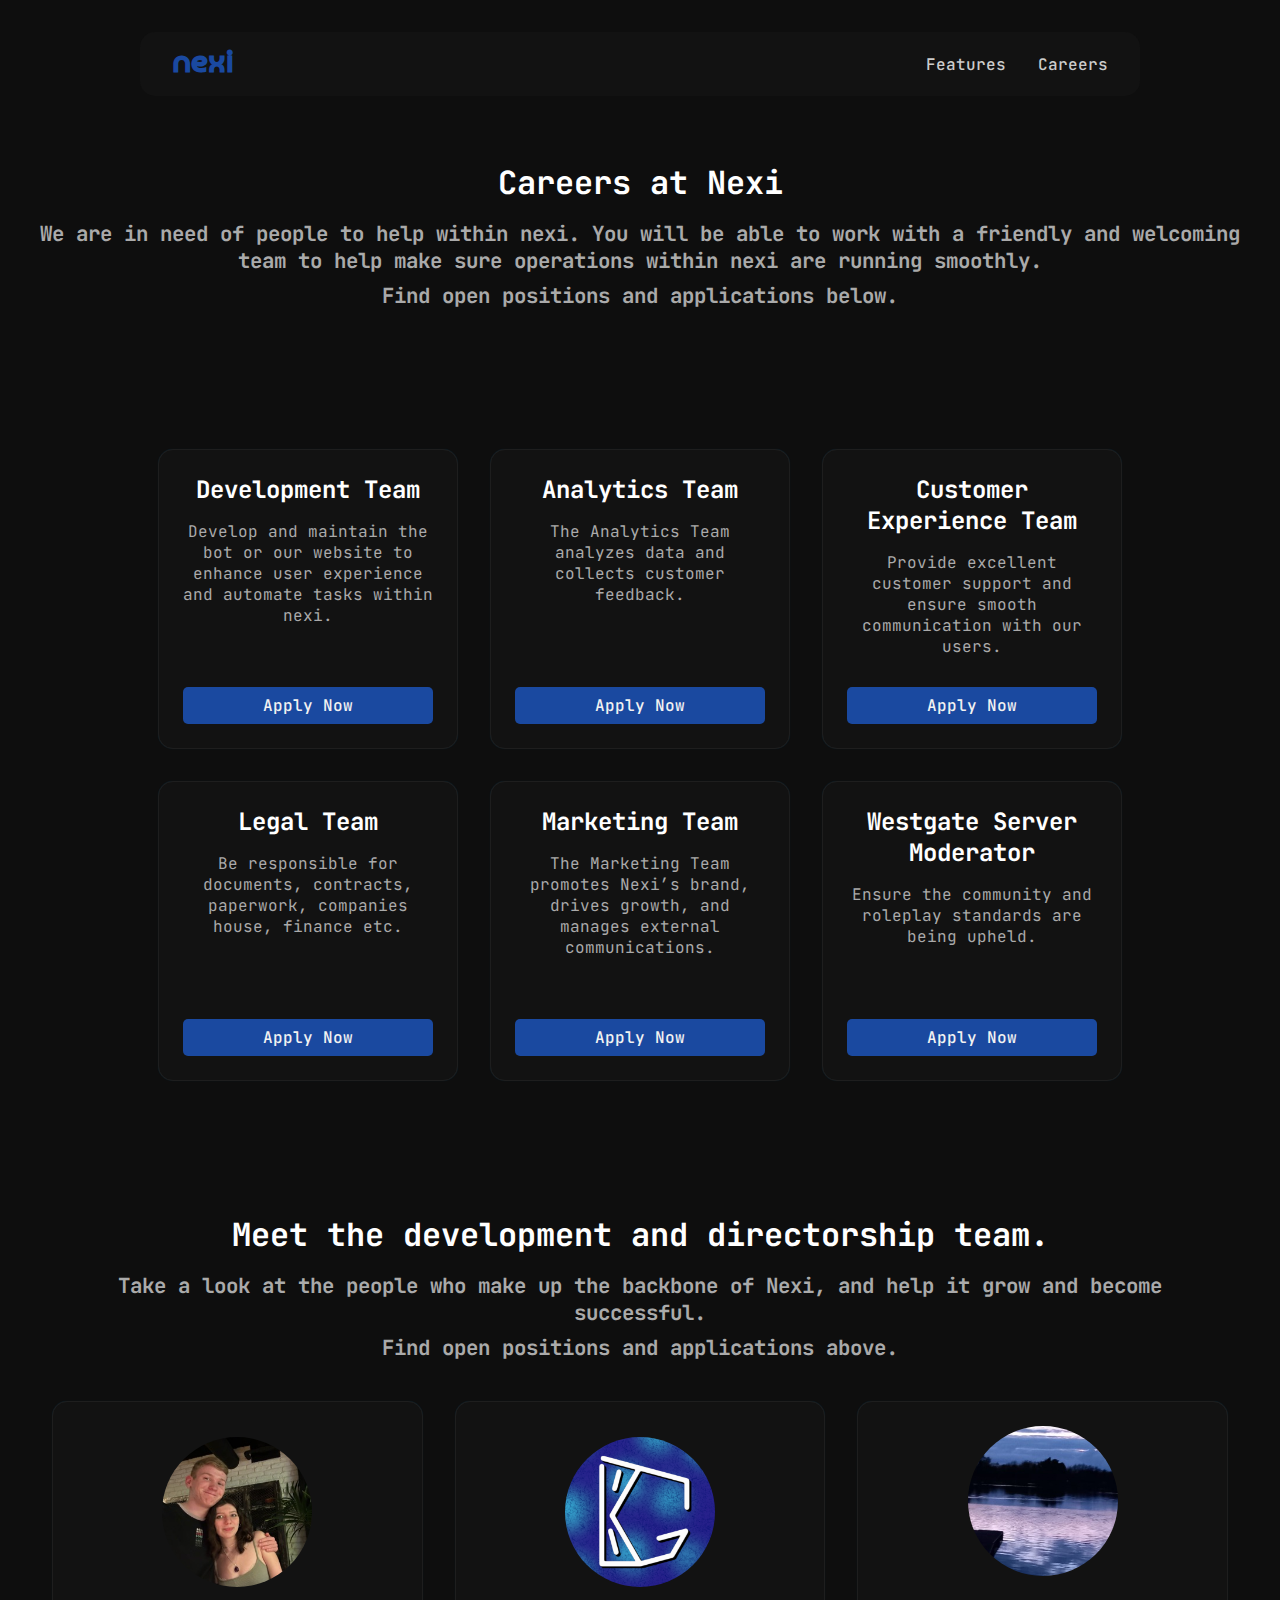
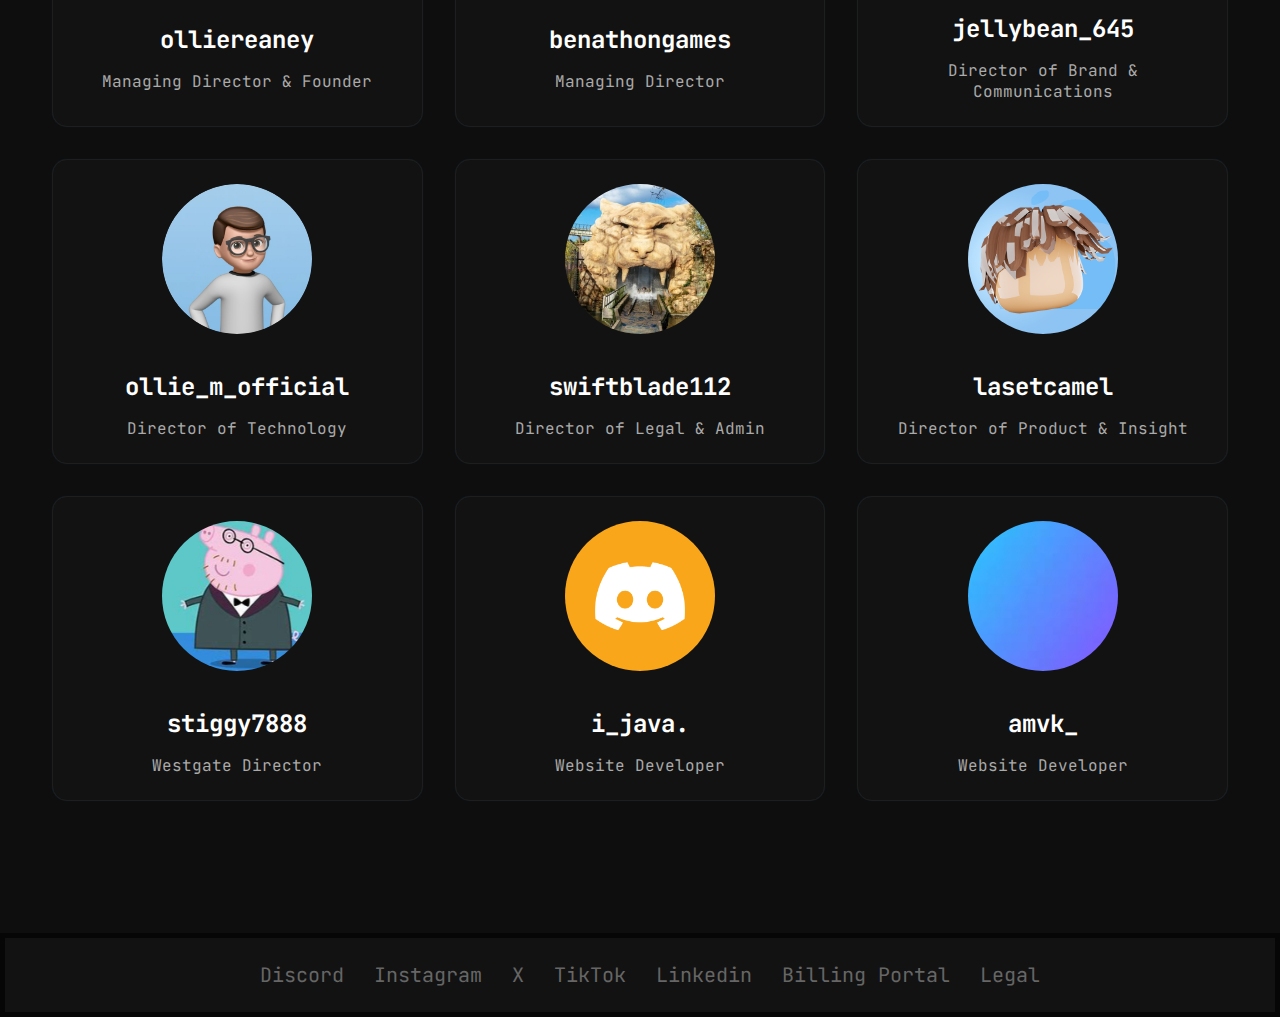
<file: careers/index.html>
<!DOCTYPE html>
<html lang="en">
<head>
    <meta charset="UTF-8" />
    <meta name="viewport" content="width=device-width, initial-scale=1.0"/>
    <title>nexi</title>

    <link rel="icon" type="image/x-icon" href="/favicon.png">

    <link rel="preconnect" href="https://fonts.googleapis.com">
    <link rel="preconnect" href="https://fonts.gstatic.com" crossorigin>
    <link href="https://fonts.googleapis.com/css2?family=JetBrains+Mono:wght@400;600&display=swap" rel="stylesheet">

    <script src="/navscroll.js" defer></script>
    <script src="/script.js" defer></script>
    <link rel="stylesheet" href="/style.css" />
</head>
<body>
    <div class="page-container">

        <nav class="navbar">
        <div class="brand"><a href="/">nexi</a></div>
        <div class="nav-links">
          <a href="/features/">Features</a>
          <a href="/careers/">Careers</a>
        </div>
      </nav>

        <main class="content">
            <section id="careers" class="features-section">
                <h2>Careers at Nexi</h2>
                <h3>We are in need of people to help within nexi. You will be able to work with a friendly and welcoming team to help make sure operations within nexi are running smoothly.</h3>
                <h3>Find open positions and applications below.</h3>
            </section>

             <!-- Form applications need to be put in the href="" section of the a tag in each div class="job-card" -->

            <section class="job-listings">
                <div class="job-card">
                    <h3>Development Team</h3>
                    <p>Develop and maintain the bot or our website to enhance user experience and automate tasks within nexi.</p>
                    <a href="https://forms.gle/ey8UYtAmPK7vPykT9" class="apply-link">Apply Now</a>
                </div>
                <div class="job-card">
                    <h3>Analytics Team</h3>
                    <p>The Analytics Team analyzes data and collects customer feedback.</p>
                    <a href="https://forms.gle/r55SKuJzs1GfycgW7" class="apply-link">Apply Now</a>
                </div>
                <div class="job-card">
                    <h3>Customer Experience Team</h3>
                    <p>Provide excellent customer support and ensure smooth communication with our users.</p>
                    <a href="https://forms.gle/hmqVXh2YeCSUF3nf9" class="apply-link">Apply Now</a>
                </div>
                <div class="job-card">
                    <h3>Legal Team</h3>
                    <p>Be responsible for documents, contracts, paperwork, companies house, finance etc.</p>
                    <a href="https://forms.gle/v4F3J52FHA7t5AzN8" class="apply-link">Apply Now</a>
                </div>
                <div class="job-card">
                    <h3>Marketing Team</h3>
                    <p>The Marketing Team promotes Nexi’s brand, drives growth, and manages external communications.</p>
                    <a href="https://forms.gle/fhiNu9qSDRjJ5YL77" class="apply-link">Apply Now</a>
                </div>
                <div class="job-card">
                    <h3>Westgate Server Moderator</h3>
                    <p>Ensure the community and roleplay standards are being upheld.</p>
                    <a href="https://forms.gle/ETKiaDk3gFYardCfA" class="apply-link">Apply Now</a>
                </div>

            <section id="mtt" class="features-section">
                <h2>Meet the development and directorship team.</h2>
                <h3>Take a look at the people who make up the backbone of Nexi, and help it grow and become successful.</h3>
                <h3>Find open positions and applications above.</h3>

                <div class="team-grid">
                    <div class="team-card">
                        <div class="team-photo"><img src="/icons/olliereaney.png" alt=""></div>
                        <h3>olliereaney</h3>
                        <p>Managing Director & Founder</p>
                    </div>
                    <div class="team-card">
                        <div class="team-photo"><img src="/icons/benathongames.png" alt=""></div>
                        <h3>benathongames</h3>
                        <p>Managing Director</p>
                    </div>
                    <div class="team-card">
                        <div class="team-photo"><img src="/icons/jellybean_645.png" alt=""></div>
                        <h3>jellybean_645</h3>
                        <p>Director of Brand & Communications</p>
                    </div>
                    <div class="team-card">
                        <div class="team-photo"><img src="/icons/ollie_m_official.png" alt=""></div>
                        <h3>ollie_m_official</h3>
                        <p>Director of Technology</p>
                    </div>
                    <div class="team-card">
                        <div class="team-photo"><img src="/icons/swiftblade112.png" alt=""></div>
                        <h3>swiftblade112</h3>
                        <p>Director of Legal & Admin</p>
                    </div>
                    <div class="team-card">
                        <div class="team-photo"><img src="/icons/lasetcamel.png" alt=""></div>
                        <h3>lasetcamel</h3>
                        <p>Director of Product & Insight</p>
                    </div>
                    <div class="team-card">
                        <div class="team-photo"><img src="/icons/stiggy.png" alt=""></div>
                        <h3>stiggy7888</h3>
                        <p>Westgate Director</p>
                    </div>
                    <div class="team-card">
                        <div class="team-photo"><img src="/icons/i_java..png" alt=""></div>
                        <h3>i_java.</h3>
                        <p>Website Developer</p>
                    </div>
                    <div class="team-card">
                        <div class="team-photo"><img src="/icons/amvk.png" alt=""></div>
                        <h3>amvk_</h3>
                        <p>Website Developer</p>
                    </div>
                </div>
            </section>
                


            </section>
        </main>

        <footer>
            <section class="footer-section">
                <ul class="flist">
                    <li><a href="https://discord.gg/nexibot">Discord</a></li>
                    <li><a href="https://www.instagram.com/nexibotuk">Instagram</a></li>
                    <li><a href="https://x.com/nexibotuk">X</a></li>
                    <li><a href="https://www.tiktok.com/@nexibotuk">TikTok</a></li>
                    <li><a href="https://www.linkedin.com/company/nexibot">Linkedin</a></li>
                    <li><a href="https://billing.stripe.com/p/login/14keYK0nd3sk2SA144">Billing Portal</a></li>
                    <li><a href="/legal/">Legal</a></li>
                </ul>
            </section>
        </footer>

    </div>
</body>
</html>
</file>
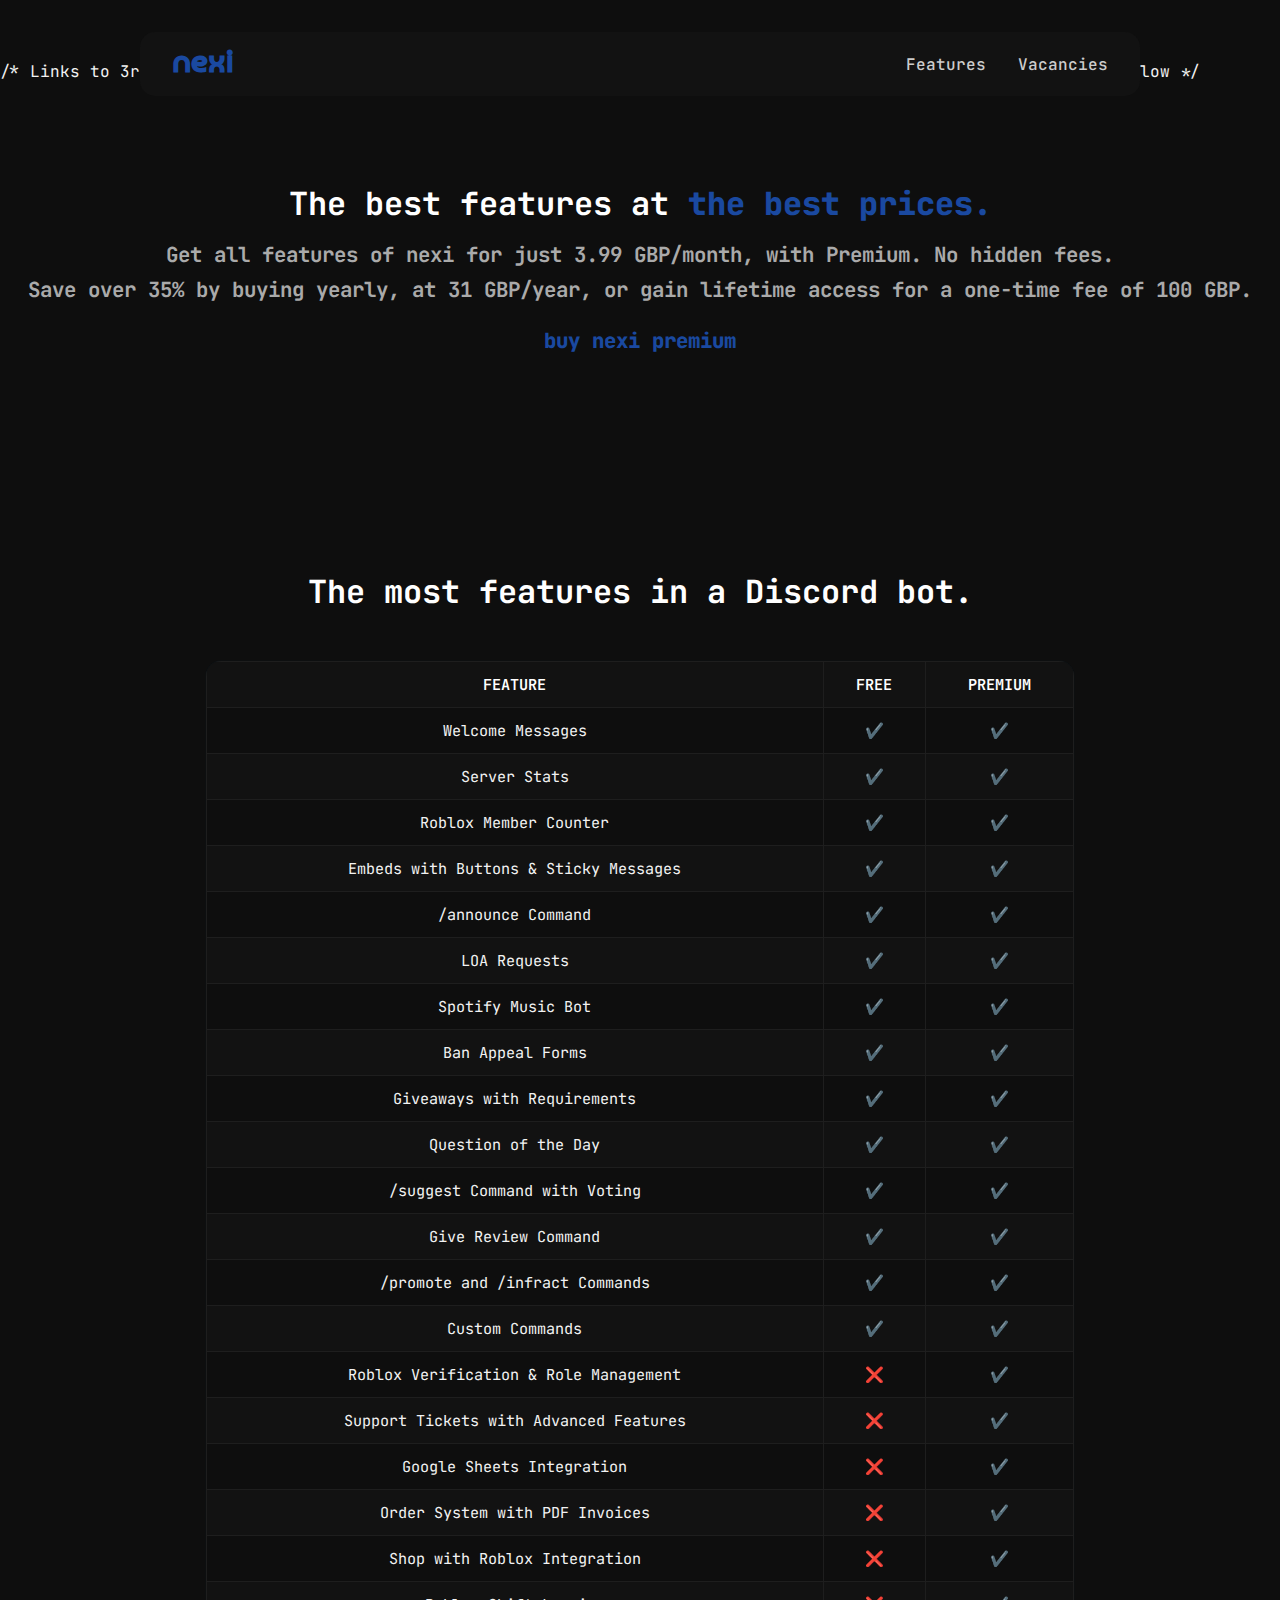
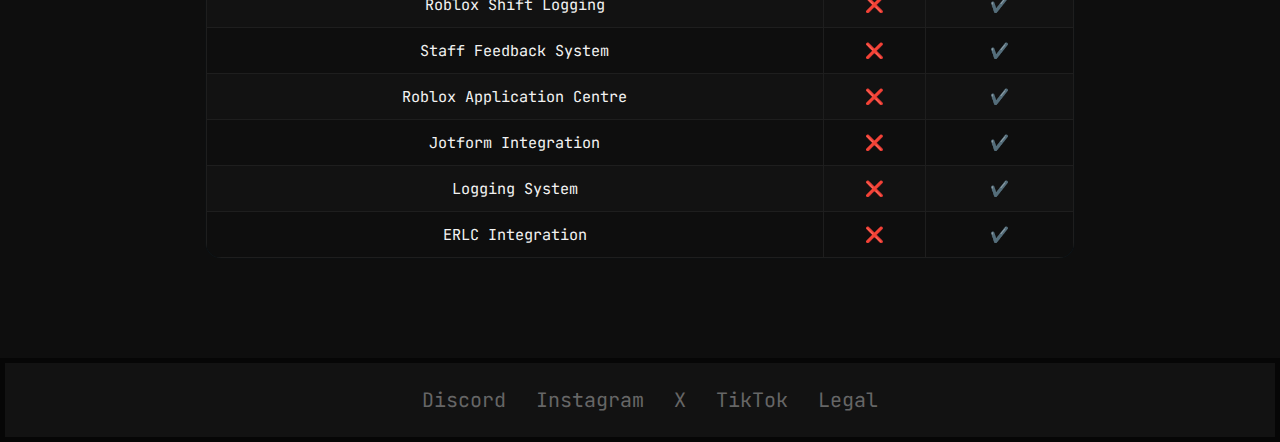
<file: features.html>
<!DOCTYPE html>
<html lang="en">
<head>
    <meta charset="UTF-8" />
    <meta name="viewport" content="width=device-width, initial-scale=1.0"/>
    <title>nexi</title>

    <link rel="preconnect" href="https://fonts.googleapis.com">
    <link rel="preconnect" href="https://fonts.gstatic.com" crossorigin>
    <link href="https://fonts.googleapis.com/css2?family=JetBrains+Mono:wght@400;600&display=swap" rel="stylesheet">

    <script src="script.js" defer></script>

    <link rel="stylesheet" href="style.css" />
</head>
<body>
    <div class="page-container">

        <nav class="navbar">
            <div class="brand"><a href="oliverreaney.github.io/">nexi</a></div>
            <div class="nav-links">
                <a href="features.html">Features</a>
                <a href="vacancies.html">Vacancies</a>
            </div>
        </nav>

        /* Links to 3rd party services ie Stripe should be put in the href="" section of the a tag found in the section below */

        <section id="premium" class="features-section">
            <h2>The best features at <strong>the best prices.</strong></h2>
            <h3>Get all features of nexi for just 3.99 GBP/month, with Premium. No hidden fees.</h3>
            <h3>Save over 35% by buying yearly, at 31 GBP/year, or gain lifetime access for a one-time fee of 100 GBP.</h3>
            <h3 style="padding-top: 1rem; padding-bottom: 1rem;"><strong><a href="">buy nexi premium</a></strong></h3>
        </section>

        <section id="features" class="features-section">
            <h2>The most features in a Discord bot.</h2>
            
            <table class="features-table">
                <thead>
                    <tr>
                        <th>Feature</th>
                        <th>Free</th>
                        <th>Premium</th>
                    </tr>
                </thead>
                <tbody>
                    <tr><td>Welcome Messages</td><td>✔️</td><td>✔️</td></tr>
                    <tr><td>Server Stats</td><td>✔️</td><td>✔️</td></tr>
                    <tr><td>Roblox Member Counter</td><td>✔️</td><td>✔️</td></tr>
                    <tr><td>Embeds with Buttons & Sticky Messages</td><td>✔️</td><td>✔️</td></tr>
                    <tr><td>/announce Command</td><td>✔️</td><td>✔️</td></tr>
                    <tr><td>LOA Requests</td><td>✔️</td><td>✔️</td></tr>
                    <tr><td>Spotify Music Bot</td><td>✔️</td><td>✔️</td></tr>
                    <tr><td>Ban Appeal Forms</td><td>✔️</td><td>✔️</td></tr>
                    <tr><td>Giveaways with Requirements</td><td>✔️</td><td>✔️</td></tr>
                    <tr><td>Question of the Day</td><td>✔️</td><td>✔️</td></tr>
                    <tr><td>/suggest Command with Voting</td><td>✔️</td><td>✔️</td></tr>
                    <tr><td>Give Review Command</td><td>✔️</td><td>✔️</td></tr>
                    <tr><td>/promote and /infract Commands</td><td>✔️</td><td>✔️</td></tr>
                    <tr><td>Custom Commands</td><td>✔️</td><td>✔️</td></tr>
                    <tr><td>Roblox Verification & Role Management</td><td>❌</td><td>✔️</td></tr>
                    <tr><td>Support Tickets with Advanced Features</td><td>❌</td><td>✔️</td></tr>
                    <tr><td>Google Sheets Integration</td><td>❌</td><td>✔️</td></tr>
                    <tr><td>Order System with PDF Invoices</td><td>❌</td><td>✔️</td></tr>
                    <tr><td>Shop with Roblox Integration</td><td>❌</td><td>✔️</td></tr>
                    <tr><td>Roblox Shift Logging</td><td>❌</td><td>✔️</td></tr>
                    <tr><td>Staff Feedback System</td><td>❌</td><td>✔️</td></tr>
                    <tr><td>Roblox Application Centre</td><td>❌</td><td>✔️</td></tr>
                    <tr><td>Jotform Integration</td><td>❌</td><td>✔️</td></tr>
                    <tr><td>Logging System</td><td>❌</td><td>✔️</td></tr>
                    <tr><td>ERLC Integration</td><td>❌</td><td>✔️</td></tr>
                </tbody>
            </table>
        </section>

        <footer>
            <section class="footer-section">
                <ul class="flist">
                    <li><a href="https://discord.gg/nexibot">Discord</a></li>
                    <li><a href="https://www.instagram.com/nexibotuk">Instagram</a></li>
                    <li><a href="https://x.com/nexibotuk">X</a></li>
                    <li><a href="https://www.tiktok.com/@nexibotuk">TikTok</a></li>
                    <li><a href="legal.html">Legal</a></li>
                </ul>
            </section>
        </footer>

    </div>

    <script>
        const navbar = document.querySelector('.navbar');
        let lastScrollTop = 0;

        window.addEventListener('scroll', () => {
            let scrollTop = window.scrollY || document.documentElement.scrollTop;
            navbar.style.top = scrollTop > lastScrollTop ? "-100px" : "0";
            lastScrollTop = scrollTop <= 0 ? 0 : scrollTop;
        });
    </script>
</body>
</html>
</file>
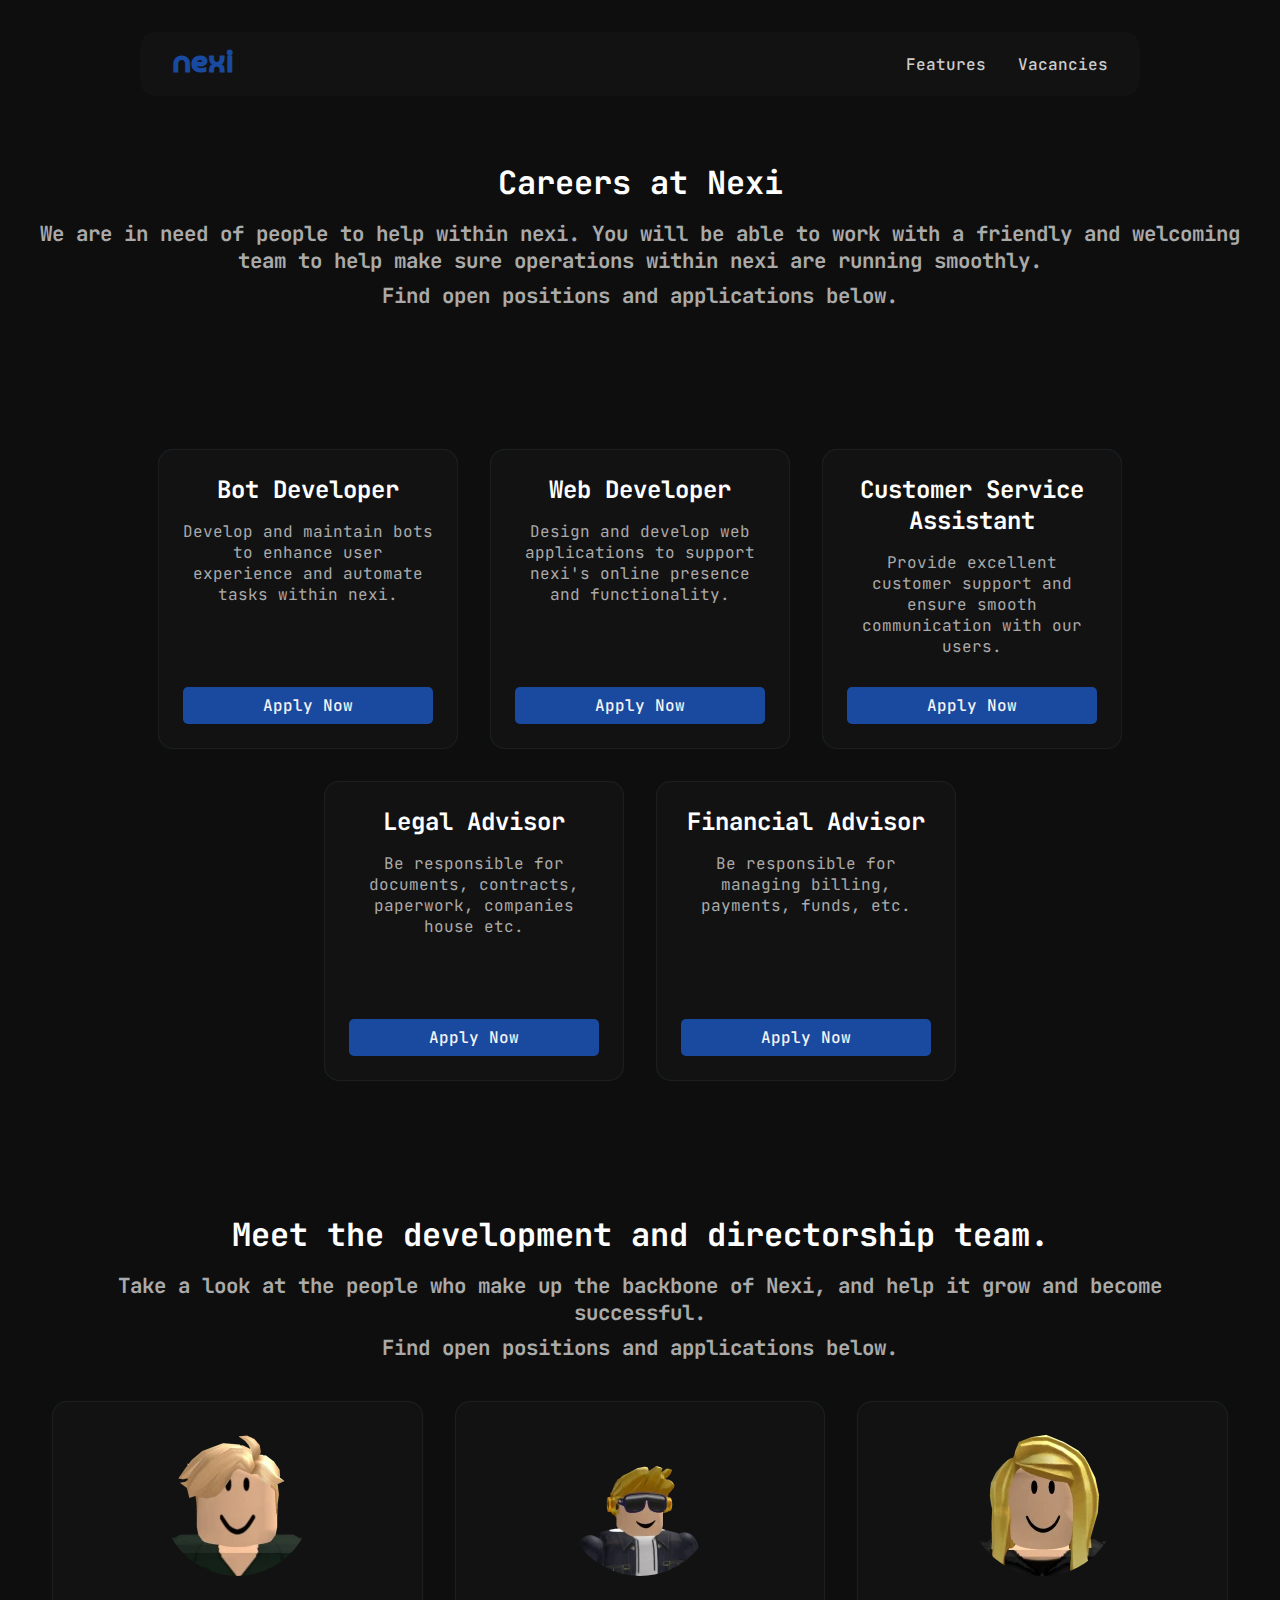
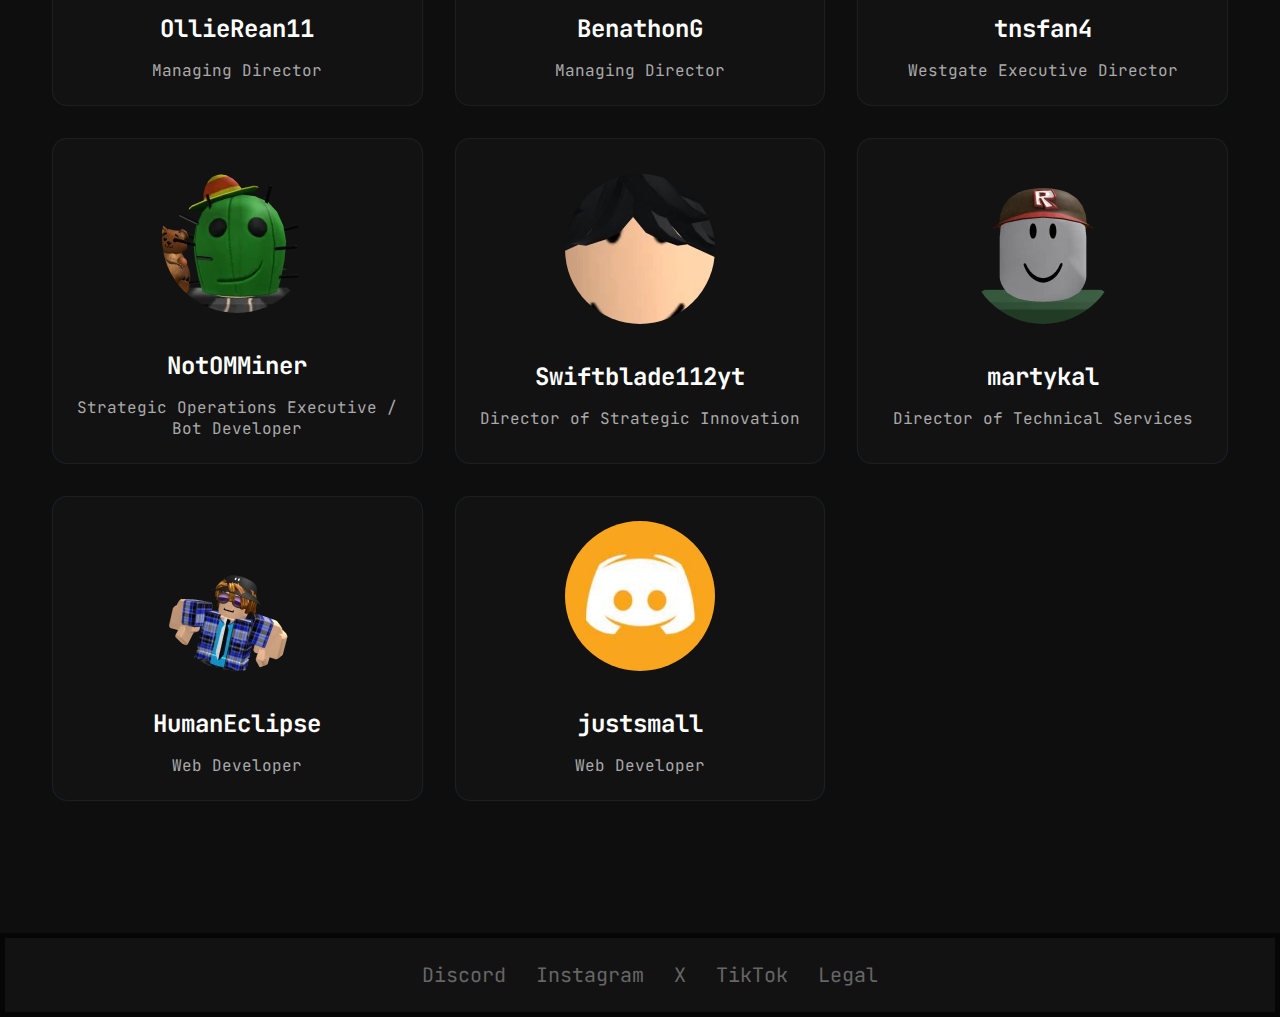
<file: vacancies.html>
<!DOCTYPE html>
<html lang="en">
<head>
    <meta charset="UTF-8" />
    <meta name="viewport" content="width=device-width, initial-scale=1.0"/>
    <title>nexi</title>

    <link rel="preconnect" href="https://fonts.googleapis.com">
    <link rel="preconnect" href="https://fonts.gstatic.com" crossorigin>
    <link href="https://fonts.googleapis.com/css2?family=JetBrains+Mono:wght@400;600&display=swap" rel="stylesheet">

    <script src="script.js" defer></script>
    <link rel="stylesheet" href="style.css">
</head>
<body>
    <div class="page-container">

        <nav class="navbar">
            <div class="brand"><a href="/">nexi</a></div>
            <div class="nav-links">
                <a href="features.html">Features</a>
                <a href="vacancies.html">Vacancies</a>
            </div>
        </nav>

        <main class="content">
            <section id="careers" class="features-section">
                <h2>Careers at Nexi</h2>
                <h3>We are in need of people to help within nexi. You will be able to work with a friendly and welcoming team to help make sure operations within nexi are running smoothly.</h3>
                <h3>Find open positions and applications below.</h3>
            </section>

             <!-- Form applications need to be put in the href="" section of the a tag in each div class="job-card" -->

            <section class="job-listings">
                <div class="job-card">
                    <h3>Bot Developer</h3>
                    <p>Develop and maintain bots to enhance user experience and automate tasks within nexi.</p>
                    <a href="" class="apply-link">Apply Now</a>
                </div>
                <div class="job-card">
                    <h3>Web Developer</h3>
                    <p>Design and develop web applications to support nexi's online presence and functionality.</p>
                    <a href="" class="apply-link">Apply Now</a>
                </div>
                <div class="job-card">
                    <h3>Customer Service Assistant</h3>
                    <p>Provide excellent customer support and ensure smooth communication with our users.</p>
                    <a href="" class="apply-link">Apply Now</a>
                </div>
                <div class="job-card">
                    <h3>Legal Advisor</h3>
                    <p>Be responsible for documents, contracts, paperwork, companies house etc.</p>
                    <a href="" class="apply-link">Apply Now</a>
                </div>
                <div class="job-card">
                    <h3>Financial Advisor</h3>
                    <p>Be responsible for managing billing, payments, funds, etc.</p>
                    <a href="" class="apply-link">Apply Now</a>
                </div>

            <section id="mtt" class="features-section">
                <h2>Meet the development and directorship team.</h2>
                <h3>Take a look at the people who make up the backbone of Nexi, and help it grow and become successful.</h3>
                <h3>Find open positions and applications below.</h3>

                <div class="team-grid">
                    <div class="team-card">
                        <div class="team-photo"><img src="icons/ollierean11.webp" alt=""></div>
                        <h3>OllieRean11</h3>
                        <p>Managing Director</p>
                    </div>
                    <div class="team-card">
                        <div class="team-photo"><img src="icons/benathong.webp" alt=""></div>
                        <h3>BenathonG</h3>
                        <p>Managing Director</p>
                    </div>
                    <div class="team-card">
                        <div class="team-photo"><img src="icons/tnsfan4.webp" alt=""></div>
                        <h3>tnsfan4</h3>
                        <p>Westgate Executive Director</p>
                    </div>
                    <div class="team-card">
                        <div class="team-photo"><img src="icons/notomminer.webp" alt=""></div>
                        <h3>NotOMMiner</h3>
                        <p>Strategic Operations Executive / Bot Developer</p>
                    </div>
                    <div class="team-card">
                        <div class="team-photo"><img src="icons/swiftblade112yt.webp" alt=""></div>
                        <h3>Swiftblade112yt</h3>
                        <p>Director of Strategic Innovation</p>
                    </div>
                    <div class="team-card">
                        <div class="team-photo"><img src="icons/martykal.webp" alt=""></div>
                        <h3>martykal</h3>
                        <p>Director of Technical Services</p>
                    </div>
                    <div class="team-card">
                        <div class="team-photo"><img src="icons/humaneclipse.webp" alt=""></div>
                        <h3>HumanEclipse</h3>
                        <p>Web Developer</p>
                    </div>
                    <div class="team-card">
                        <div class="team-photo"><img src="icons/justsmall.jpg" alt=""></div>
                        <h3>justsmall</h3>
                        <p>Web Developer</p>
                    </div>
                </div>
            </section>
                


            </section>
        </main>

        <footer>
            <section class="footer-section">
                <ul class="flist">
                    <li><a href="https://discord.gg/nexibot">Discord</a></li>
                    <li><a href="https://www.instagram.com/nexibotuk">Instagram</a></li>
                    <li><a href="https://x.com/nexibotuk">X</a></li>
                    <li><a href="https://www.tiktok.com/@nexibotuk">TikTok</a></li>
                    <li><a href="legal.html">Legal</a></li>
                </ul>
            </section>
        </footer>

    </div>

    <script>
        const navbar = document.querySelector('.navbar');
        let lastScrollTop = 0;

        window.addEventListener('scroll', () => {
            let scrollTop = window.scrollY || document.documentElement.scrollTop;
            navbar.style.top = scrollTop > lastScrollTop ? "-100px" : "0";
            lastScrollTop = scrollTop <= 0 ? 0 : scrollTop;
        });
    </script>
</body>
</html>
</file>
<file: style.css>
/* Feel free to edit anything here when needed, especially the variables below if you need to change colours */


/* Variables */
:root {
    --font-family: 'JetBrains Mono', monospace;
    --bg-color: #0e0e0e;
    --text-color: #f2f2f2;
    --primary-color: #1a49a0;
    --secondary-color: #ccc;
    --border-color: #1e1e1e;
    --shadow-color: rgba(0, 170, 255, 0.15);
    --navbar-bg: #121212;
    --heading-color: #ffffff;
    --subheading-color: #888888;
    --feature-text-color: #aaa;
    --scroll-indicator-color: #666;

    --red: #eb6363ff;
    --orange: #ebc063ff;
    --yellow: #ebeb63ff;
    --green: #63eb6eff;
    --cyan: #63ebe6ff;
    --purple: #9963ebff;
    --pink: #eb63c2ff;
}



@keyframes rainbow {
  0% {
    box-shadow: 0 0 1em 1px var(--red);
  }
  10% {
    box-shadow: 0 0 1em 1px var(--orange);
  }
  20% {
    box-shadow: 0 0 1em 1px var(--yellow);
  }
  30% {
    box-shadow: 0 0 1em 1px var(--green);
  }
  40% {
    box-shadow: 0 0 1em 1px var(--cyan);
  }
  50% {
    box-shadow: 0 0 1em 1px #6373eb; /* blue */
  }
  60% {
    box-shadow: 0 0 1em 1px #7c63eb; /* indigo */
  }
  70% {
    box-shadow: 0 0 1em 1px var(--purple); /* violet */
  }
  80% {
    box-shadow: 0 0 1em 1px var(--pink);
  }
  90% {
    box-shadow: 0 0 1em 1px #eb6380; /* rose */
  }
  100% {
    box-shadow: 0 0 1em 1px var(--red);
  }
}


@font-face {
    font-family: 'Croogla4F';
    src: url(Croogla4F.ttf);
    font-weight: normal;
    font-style: normal;
}

/* Global Styles */
* {
    margin: 0;
    padding: 0;
    box-sizing: border-box;
}

html, body {
    height: 100%;
    font-family: var(--font-family);
    background-color: var(--bg-color);
    color: var(--text-color);
    scroll-behavior: smooth;
}

strong {
    color: var(--primary-color);
}

body {
    margin: 0;
    display: flex;
    flex-direction: column;
    min-height: 100vh;
    padding-top: 61px;
}

a {
    text-decoration: none;
    color: inherit;
}

footer {
    text-align: center;
    padding: 5px;
    background-color: #060606;
}

.top-left-img {
    position: absolute;
    top: 2rem;
    left: 1rem;
    width: 100px;
    height: auto;
    z-index: 10; 
}


/* Navbar */
.navbar {
    position: fixed;
    top: 0;
    left: 0;
    right: 0;
    margin: 2rem auto 0;
    transition: top 0.3s ease-in-out;
    z-index: 999;

    display: flex;
    justify-content: space-between;
    align-items: center;
    padding: 1rem 2rem;
    background-color: var(--navbar-bg);
    animation: rainbow 10s infinite;
    max-width: 1000px;
    width: 100%;
    border-radius: 15px;
}

.brand {
    font-size: 2rem;
    font-weight: 600;
    padding-right: 1.5rem;
    color: var(--primary-color);
    font-family: 'Croogla4F', var(--font-family);
}

.nav-links {
    display: flex;
    gap: 2rem;
}

.nav-links a {
    color: var(--secondary-color);
    text-decoration: none;
    font-weight: 500;
    transition: color 0.3s;
}

.nav-links a:hover {
    color: var(--primary-color);
}

/* Landing Content */
.landing-content {
    min-height: 100vh;
    display: flex;
    flex-direction: column;
    justify-content: center;
    align-items: center;
    text-align: center;
    padding: 3rem;
}

.landing-content h1 {
    font-size: 2.8rem;
    color: var(--heading-color);
    max-width: 90%;
    line-height: 1.4;
}

.landing-content h2 {
    font-size: 1.7rem;
    color: var(--subheading-color);
    max-width: 90%;
    line-height: 1.4;
}

/* Thank you */
.thankyou {
    min-height: 100vh;
    display: flex;
    flex-direction: column;
    justify-content: center;
    align-items: center;
    text-align: center;
    padding: 3rem;
}

.thankyou h1 {
    font-size: 2.8rem;
    color: var(--heading-color);
    max-width: 90%;
    line-height: 1.4;
}

.thankyou h2 {
    font-size: 1.7rem;
    color: var(--subheading-color);
    max-width: 90%;
    line-height: 1.4;
}

.thankyou h3 {
    font-size: 1.3rem;
    color: var(--feature-text-color);
    padding-top: 1rem;
    padding-bottom: 0.5rem;
}

/* Features Section */
.features-section {
    padding: 100px 20px;
    display: flex;
    flex-direction: column;
    text-align: center;
    color: var(--text-color);
    font-family: var(--font-family);
}

.features-section h2 {
    font-size: 2rem;
    margin-bottom: 1rem;
    color: var(--heading-color);
}

.features-section p {
    font-size: 1rem;
    color: var(--feature-text-color);
}

.features-section h3 {
    font-size: 1.3rem;
    color: var(--feature-text-color);
    padding-bottom: 0.5rem;
}

.page-container {
    display: flex;
    flex-direction: column;
    min-height: 100vh;
}

.content {
    flex: 1;
}

.footer-section {
    padding: 1.5rem;
    text-align: center;
    color: var(--text-color);
    font-family: var(--font-family);
    background-color: var(--navbar-bg);
}

.flist li {
    display: inline-block;
    font-size: 20px;
    padding-left: 20px;
    color: #666;
}

.footer-section p {
    font-size: 1rem;
    color: var(--feature-text-color);
}

.footer-section h3 {
    font-size: 1.3rem;
    color: var(--feature-text-color);
    padding-bottom: 0.5rem;
}

.scroll-indicator {
    margin-top: 2rem;
    font-size: 0.85rem;
    color: var(--scroll-indicator-color);
    animation: bounce 2s infinite;
}

@keyframes bounce {
    0%, 100% {
        transform: translateY(0);
    }
    50% {
        transform: translateY(5px);
    }
}

/* Responsive Styles */
@media (max-width: 600px) {
    .navbar {
        flex-direction: column;
        align-items: flex-start;
    }

    .navbar .nav-links {
        flex-direction: column;
        align-items: flex-start;
        gap: 0.75rem;
        margin-top: 0.5rem;
    }

    .landing-content h1 {
        font-size: 2rem;
        transition: color 0.3s ease;
    }
}
.features-table {
    margin: 0 auto;
    width: 70%;
    border-collapse: collapse;
    margin-top: 2rem;
    font-family: var(--font-family);
    color: var(--text-color);
    background-color: var(--bg-color);
    box-shadow: 0 0 1px var(--shadow-color);
    border-radius: 15px;
    overflow: hidden;
}

.features-table th, .features-table td {
    border: 1px solid var(--border-color);
    text-align: center;
    padding: 0.75rem;
    font-size: 0.95rem;
}

.features-table th {
    background-color: var(--navbar-bg);
    color: var(--heading-color);
    font-weight: 600;
    text-transform: uppercase;
}

.features-table tr:nth-child(even) {
    background-color: #121212;
}

.features-table tr:hover {
    background-color: var(--shadow-color);
    transition: background-color 0.3s ease;
}

.job-listings {
    display: flex;
    flex-wrap: wrap;
    gap: 2rem;
    justify-content: center;
    padding: 2rem;
}

.job-card {
    background-color: var(--navbar-bg);
    color: var(--text-color);
    border: 1px solid var(--border-color);
    border-radius: 15px;
    box-shadow: 0 0 1px var(--shadow-color);
    padding: 1.5rem;
    width: 300px;
    text-align: center;
    transition: transform 0.3s ease, box-shadow 0.3s ease;
    display: flex;
    flex-direction: column;
    justify-content: space-between;
    height: 100%;
    width: 300px; 
    min-height: 300px;
    box-sizing: border-box;
}

.job-card h3 {
    font-size: 1.5rem;
    color: var(--heading-color);
    margin-bottom: 1rem;
}

.job-card p {
    font-size: 1rem;
    color: var(--feature-text-color);
    margin-bottom: 1.5rem;
    flex-grow: 1; 
}

.job-card .apply-link {
    display: inline-block;
    padding: 0.5rem 1rem;
    background-color: var(--primary-color);
    color: var(--text-color);
    border-radius: 5px;
    font-weight: 500;
    text-decoration: none;
    transition: background-color 0.3s ease, color 0.3s ease;
    margin-top: auto; 
}

.job-card .apply-link:hover {
    background-color: var(--text-color);
    color: var(--primary-color);
}

.job-card:hover {
    transform: translateY(-5px);
    box-shadow: 0 0 11px var(--shadow-color);
}

.job-card-shadow {
  position: relative;
  z-index: 0;
  width: fit-content;
  border-radius: 15px;
}

.job-card-shadow {
  position: relative;
  z-index: 0;
  width: fit-content;
  border-radius: 15px;
  transition: all 0.3s ease;
}

.job-card-shadow::before,
.job-card-shadow::after {
  content: '';
  position: absolute;
  border-radius: 15px;
  background: linear-gradient(
    45deg,
    #fb0094,
    #0000ff,
    #00ff00,
    #ffff00,
    #ff0000,
    #fb0094,
    #0000ff,
    #00ff00,
    #ffff00,
    #ff0000
  );
  background-size: 400%;
  z-index: -1;
  opacity: 0;
  transition: opacity 0.3s ease;
}

.job-card-shadow::after {
  top: -4px;
  left: -4px;
  width: calc(100% + 4px);
  height: calc(100% + 4px);
  filter: blur(8px);
}

.job-card-shadow:hover::before,
.job-card-shadow:hover::after {
  opacity: 0.9;
}



.team-grid {
  display: grid;
  grid-template-columns: repeat(auto-fit, minmax(300px, 1fr));
  gap: 2rem;
  margin-top: 2rem;
}



.team-card {
  background-color: var(--navbar-bg);
  color: var(--text-color);
  border: 1px solid var(--border-color);
  border-radius: 15px;
  padding: 1.5rem;
  text-align: center;
  box-shadow: 0 0 1px var(--shadow-color);
  transition: transform 0.3s ease, box-shadow 0.3s ease;
  display: flex;
  flex-direction: column;
  justify-content: center;
  align-items: center;
  width: 100%;
  height: 100%;
  box-sizing: border-box;
}

.team-card img {
  width: 150px;
  height: 150px;
  border-radius: 50%;
  object-fit: cover;
  margin-bottom: 1rem;
}

.team-card h3 {
  font-size: 1.5rem;
  color: var(--heading-color);
  margin: 1rem 0 0.5rem;
}

.team-card p {
  font-size: 1rem;
  color: var(--feature-text-color);
  margin: 0;
}

.team-card:hover {
  transform: translateY(-5px);
  box-shadow: 0 0 11px var(--shadow-color);
}

.team-card-shadow {
  position: relative;
  z-index: 0;
  border-radius: 15px;
  transition: all 0.3s ease;
  display: flex;
  height: 100%; /* ensures full stretch inside grid */
}

/* Glow */
.team-card-shadow::before,
.team-card-shadow::after {
  content: '';
  position: absolute;
  border-radius: 15px;
  background: linear-gradient(
    45deg,
    #fb0094,
    #0000ff,
    #00ff00,
    #ffff00,
    #ff0000,
    #fb0094,
    #0000ff,
    #00ff00,
    #ffff00,
    #ff0000
  );
  background-size: 400%;
  z-index: -1;
  opacity: 0;
  transition: opacity 0.3s ease;
}

.team-card-shadow::after {
  top: -4px;
  left: -4px;
  width: calc(100% + 4px);
  height: calc(100% + 4px);
  filter: blur(8px);
}

.team-card-shadow:hover::before,
.team-card-shadow:hover::after {
  opacity: 0.9;
}


.legal-container {
      max-width: 800px;
      margin: 4rem auto;
      padding: 2rem;
      background-color: var(--navbar-bg);
      border: 1px solid var(--border-color);
      border-radius: 11px;
      box-shadow: 0 0 1px var(--shadow-color);
    }

    .legal-scroll-box {
      height: 400px;
      overflow-y: auto;
      padding: 1rem;
      margin-top: 20px;
      border: 1px solid var(--border-color);
      background-color: var(--background-color);
      border-radius: 1px;
      line-height: 1.6;
    }

    .legal-scroll-box h2 {
      margin-top: 0;
    }

    .legal-scroll-box ul {
        list-style-position: inside;
        padding-left: 1rem;
        margin-left: 0;
    }

    .legal-scroll-box li {
        margin-bottom: 0.5rem;
        word-wrap: break-word;
    }
</file>
